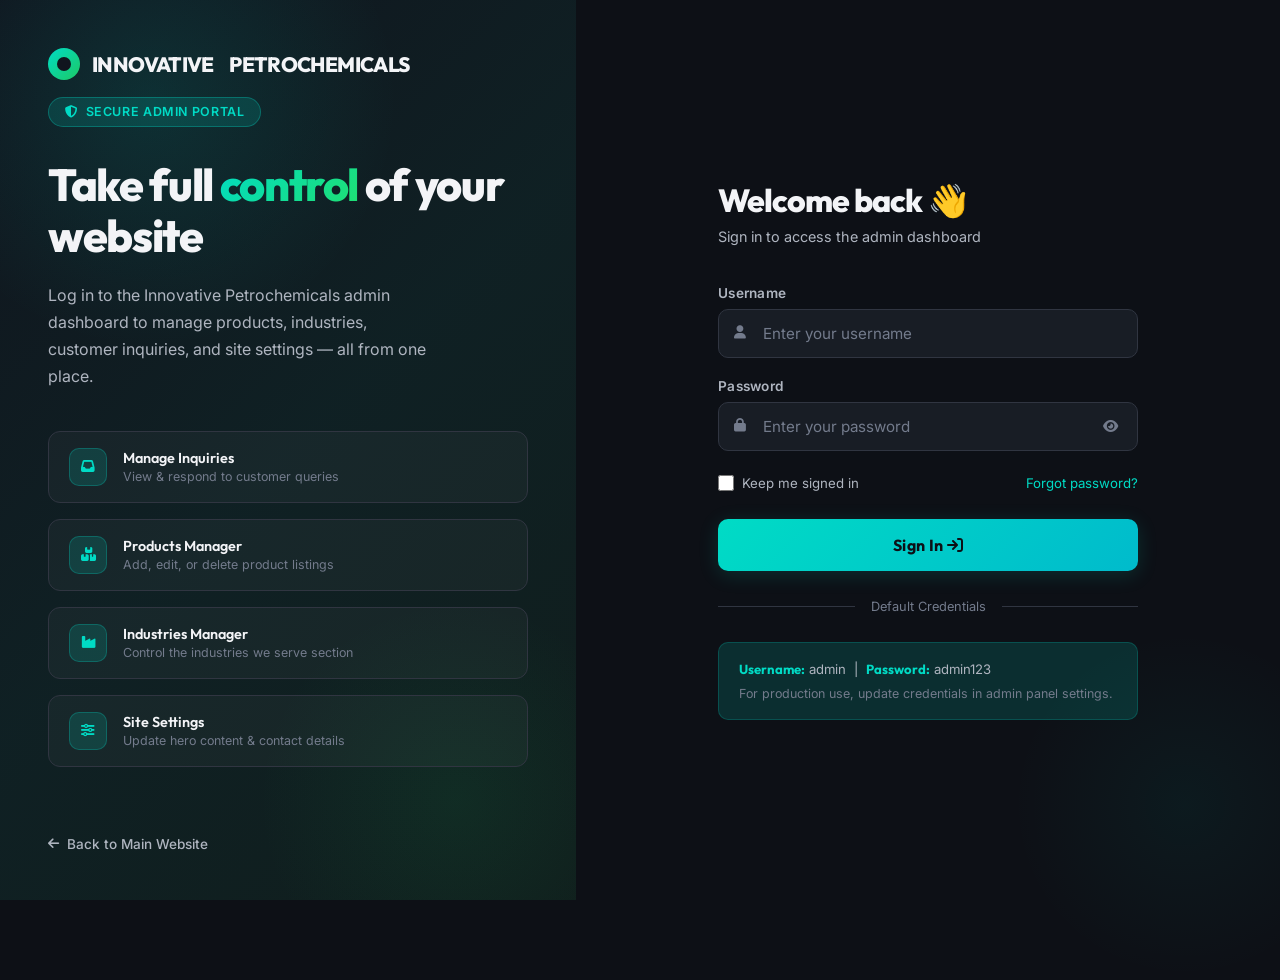
<file: admin-login.html>
<!DOCTYPE html>
<html lang="en">

<head>
    <meta charset="UTF-8">
    <meta name="viewport" content="width=device-width, initial-scale=1.0">
    <title>Admin Login — Innovative Petrochemicals</title>
    <meta name="robots" content="noindex, nofollow">
    <link rel="stylesheet" href="https://cdnjs.cloudflare.com/ajax/libs/font-awesome/6.4.0/css/all.min.css">
    <style>
        @import url('https://fonts.googleapis.com/css2?family=Inter:wght@300;400;500;600;700&family=Outfit:wght@300;400;500;600;700;800&display=swap');

        :root {
            --bg-primary: hsl(220, 25%, 7%);
            --bg-secondary: hsl(220, 20%, 12%);
            --bg-card: hsl(220, 18%, 15%);
            --accent-teal: hsl(174, 100%, 43%);
            --accent-teal-glow: hsla(174, 100%, 43%, 0.15);
            --accent-green: hsl(145, 75%, 45%);
            --text-primary: hsl(220, 20%, 96%);
            --text-secondary: hsl(220, 12%, 72%);
            --text-muted: hsl(220, 10%, 50%);
            --border-color: hsl(220, 15%, 22%);
            --border-hover: hsl(220, 15%, 32%);
            --font-heading: 'Outfit', sans-serif;
            --font-body: 'Inter', sans-serif;
            --transition-fast: 0.2s cubic-bezier(0.4, 0, 0.2, 1);
            --transition-smooth: 0.4s cubic-bezier(0.4, 0, 0.2, 1);
        }

        * { margin: 0; padding: 0; box-sizing: border-box; }

        body {
            background-color: var(--bg-primary);
            color: var(--text-primary);
            font-family: var(--font-body);
            min-height: 100vh;
            display: flex;
            overflow: hidden;
        }

        /* Custom Scrollbar */
        ::-webkit-scrollbar { width: 8px; }
        ::-webkit-scrollbar-track { background: var(--bg-primary); }
        ::-webkit-scrollbar-thumb { background: var(--border-color); border-radius: 4px; }
        ::-webkit-scrollbar-thumb:hover { background: var(--accent-teal); }

        /* ========== LEFT PANEL ========== */
        .left-panel {
            width: 45%;
            background: linear-gradient(135deg, hsl(220, 30%, 9%) 0%, hsl(190, 40%, 10%) 50%, hsl(174, 30%, 9%) 100%);
            display: flex;
            flex-direction: column;
            padding: 3rem;
            position: relative;
            overflow: hidden;
        }

        .left-panel::before {
            content: '';
            position: absolute;
            top: -150px;
            left: -100px;
            width: 500px;
            height: 500px;
            background: radial-gradient(circle, hsla(174, 100%, 43%, 0.12) 0%, transparent 70%);
            pointer-events: none;
        }

        .left-panel::after {
            content: '';
            position: absolute;
            bottom: -100px;
            right: -80px;
            width: 400px;
            height: 400px;
            background: radial-gradient(circle, hsla(145, 75%, 45%, 0.08) 0%, transparent 70%);
            pointer-events: none;
        }

        .login-logo {
            display: flex;
            align-items: center;
            gap: 0.75rem;
            text-decoration: none;
            color: var(--text-primary);
            font-family: var(--font-heading);
            font-weight: 800;
            font-size: 1.3rem;
            letter-spacing: -0.03em;
            margin-bottom: auto;
            position: relative;
            z-index: 1;
        }

        .logo-icon {
            width: 32px;
            height: 32px;
            background: linear-gradient(135deg, var(--accent-teal), var(--accent-green));
            border-radius: 50%;
            display: flex;
            align-items: center;
            justify-content: center;
            position: relative;
            flex-shrink: 0;
        }

        .logo-icon::after {
            content: '';
            position: absolute;
            width: 14px;
            height: 14px;
            background: hsl(220, 30%, 9%);
            border-radius: 50%;
        }

        .logo span { color: var(--accent-teal); }

        .left-content {
            flex: 1;
            display: flex;
            flex-direction: column;
            justify-content: center;
            position: relative;
            z-index: 1;
        }

        .left-badge {
            display: inline-flex;
            align-items: center;
            gap: 0.5rem;
            font-size: 0.78rem;
            font-weight: 600;
            color: var(--accent-teal);
            background: var(--accent-teal-glow);
            border: 1px solid hsla(174, 100%, 43%, 0.3);
            padding: 0.4rem 1rem;
            border-radius: 50px;
            margin-bottom: 2rem;
            width: fit-content;
            letter-spacing: 0.05em;
            text-transform: uppercase;
        }

        .left-content h1 {
            font-family: var(--font-heading);
            font-size: 2.8rem;
            font-weight: 800;
            line-height: 1.15;
            letter-spacing: -0.03em;
            margin-bottom: 1.25rem;
        }

        .left-content h1 .grad {
            background: linear-gradient(135deg, var(--accent-teal), hsl(145, 75%, 50%));
            -webkit-background-clip: text;
            -webkit-text-fill-color: transparent;
            background-clip: text;
        }

        .left-content > p {
            color: var(--text-secondary);
            font-size: 1rem;
            line-height: 1.7;
            margin-bottom: 2.5rem;
            max-width: 380px;
        }

        .feature-list {
            display: flex;
            flex-direction: column;
            gap: 1rem;
        }

        .feature-item {
            display: flex;
            align-items: center;
            gap: 1rem;
            padding: 1rem 1.25rem;
            background: rgba(255,255,255,0.03);
            border: 1px solid var(--border-color);
            border-radius: 12px;
            transition: var(--transition-fast);
        }

        .feature-item:hover {
            border-color: hsla(174, 100%, 43%, 0.3);
            background: rgba(255,255,255,0.05);
        }

        .feature-icon {
            width: 38px;
            height: 38px;
            border-radius: 10px;
            background: var(--accent-teal-glow);
            border: 1px solid hsla(174, 100%, 43%, 0.25);
            display: flex;
            align-items: center;
            justify-content: center;
            color: var(--accent-teal);
            font-size: 0.85rem;
            flex-shrink: 0;
        }

        .feature-text h4 {
            font-family: var(--font-heading);
            font-size: 0.9rem;
            font-weight: 600;
            color: var(--text-primary);
            margin-bottom: 0.15rem;
        }

        .feature-text p {
            font-size: 0.78rem;
            color: var(--text-muted);
        }

        .left-footer {
            margin-top: 3rem;
            position: relative;
            z-index: 1;
        }

        .left-footer a {
            display: inline-flex;
            align-items: center;
            gap: 0.5rem;
            color: var(--text-secondary);
            text-decoration: none;
            font-size: 0.85rem;
            font-weight: 500;
            transition: var(--transition-fast);
        }

        .left-footer a:hover { color: var(--accent-teal); }
        .left-footer a i { font-size: 0.8rem; transition: var(--transition-fast); }
        .left-footer a:hover i { transform: translateX(-3px); }

        /* ========== RIGHT PANEL ========== */
        .right-panel {
            flex: 1;
            display: flex;
            align-items: center;
            justify-content: center;
            padding: 3rem;
            background: var(--bg-primary);
            position: relative;
        }

        .right-panel::before {
            content: '';
            position: absolute;
            bottom: -80px;
            right: -80px;
            width: 350px;
            height: 350px;
            background: radial-gradient(circle, hsla(174, 100%, 43%, 0.05) 0%, transparent 70%);
            pointer-events: none;
        }

        .login-card {
            width: 100%;
            max-width: 420px;
            position: relative;
            z-index: 1;
        }

        .login-card-header {
            margin-bottom: 2.5rem;
        }

        .login-card-header h2 {
            font-family: var(--font-heading);
            font-size: 2rem;
            font-weight: 800;
            letter-spacing: -0.03em;
            margin-bottom: 0.5rem;
        }

        .login-card-header p {
            color: var(--text-secondary);
            font-size: 0.9rem;
        }

        .login-form {
            display: flex;
            flex-direction: column;
            gap: 1.25rem;
        }

        .form-group {
            display: flex;
            flex-direction: column;
            gap: 0.5rem;
        }

        .form-group label {
            font-size: 0.85rem;
            font-weight: 600;
            color: var(--text-secondary);
            letter-spacing: 0.02em;
        }

        .input-wrapper {
            position: relative;
        }

        .input-icon {
            position: absolute;
            left: 1rem;
            top: 50%;
            transform: translateY(-50%);
            color: var(--text-muted);
            font-size: 0.85rem;
            pointer-events: none;
            transition: var(--transition-fast);
        }

        .form-group input {
            width: 100%;
            padding: 0.875rem 1rem 0.875rem 2.75rem;
            background: var(--bg-secondary);
            border: 1.5px solid var(--border-color);
            border-radius: 10px;
            color: var(--text-primary);
            font-family: var(--font-body);
            font-size: 0.95rem;
            transition: var(--transition-fast);
            outline: none;
        }

        .form-group input:focus {
            border-color: var(--accent-teal);
            background: hsl(220, 20%, 14%);
            box-shadow: 0 0 0 3px var(--accent-teal-glow);
        }

        .form-group input:focus + .input-icon,
        .input-wrapper:focus-within .input-icon {
            color: var(--accent-teal);
        }

        .form-group input::placeholder { color: var(--text-muted); }

        .password-toggle {
            position: absolute;
            right: 1rem;
            top: 50%;
            transform: translateY(-50%);
            background: none;
            border: none;
            color: var(--text-muted);
            cursor: pointer;
            padding: 0.25rem;
            font-size: 0.85rem;
            transition: var(--transition-fast);
        }

        .password-toggle:hover { color: var(--accent-teal); }

        .form-options {
            display: flex;
            align-items: center;
            justify-content: space-between;
            margin-top: 0.25rem;
        }

        .remember-me {
            display: flex;
            align-items: center;
            gap: 0.5rem;
            cursor: pointer;
            user-select: none;
        }

        .remember-me input[type="checkbox"] {
            width: 16px;
            height: 16px;
            accent-color: var(--accent-teal);
            cursor: pointer;
        }

        .remember-me span {
            font-size: 0.83rem;
            color: var(--text-secondary);
        }

        .forgot-link {
            font-size: 0.83rem;
            color: var(--accent-teal);
            text-decoration: none;
            transition: var(--transition-fast);
        }

        .forgot-link:hover { opacity: 0.75; text-decoration: underline; }

        /* Error Message */
        .error-msg {
            display: none;
            align-items: center;
            gap: 0.5rem;
            padding: 0.75rem 1rem;
            background: hsla(0, 80%, 55%, 0.1);
            border: 1px solid hsla(0, 80%, 55%, 0.3);
            border-radius: 8px;
            color: hsl(0, 80%, 70%);
            font-size: 0.85rem;
            animation: shake 0.4s ease;
        }

        .error-msg.visible { display: flex; }

        @keyframes shake {
            0%, 100% { transform: translateX(0); }
            20% { transform: translateX(-6px); }
            40% { transform: translateX(6px); }
            60% { transform: translateX(-4px); }
            80% { transform: translateX(4px); }
        }

        /* Login Submit Button */
        .btn-login-submit {
            width: 100%;
            padding: 1rem;
            background: linear-gradient(135deg, var(--accent-teal), hsl(185, 100%, 40%));
            color: var(--bg-primary);
            border: none;
            border-radius: 10px;
            font-family: var(--font-heading);
            font-weight: 700;
            font-size: 1rem;
            cursor: pointer;
            display: flex;
            align-items: center;
            justify-content: center;
            gap: 0.65rem;
            transition: var(--transition-smooth);
            letter-spacing: 0.02em;
            box-shadow: 0 4px 20px var(--accent-teal-glow);
            margin-top: 0.5rem;
        }

        .btn-login-submit:hover {
            transform: translateY(-2px);
            box-shadow: 0 8px 30px hsla(174, 100%, 43%, 0.35);
        }

        .btn-login-submit:active { transform: translateY(0); }

        .btn-login-submit.loading {
            opacity: 0.7;
            pointer-events: none;
        }

        .btn-login-submit .spinner {
            width: 18px;
            height: 18px;
            border: 2px solid rgba(0,0,0,0.3);
            border-top-color: var(--bg-primary);
            border-radius: 50%;
            animation: spin 0.7s linear infinite;
            display: none;
        }

        .btn-login-submit.loading .spinner { display: block; }
        .btn-login-submit.loading .btn-text { display: none; }

        @keyframes spin { to { transform: rotate(360deg); } }

        .divider {
            display: flex;
            align-items: center;
            gap: 1rem;
            color: var(--text-muted);
            font-size: 0.8rem;
            margin: 0.5rem 0;
        }

        .divider::before, .divider::after {
            content: '';
            flex: 1;
            height: 1px;
            background: var(--border-color);
        }

        .credentials-hint {
            padding: 1rem 1.25rem;
            background: var(--accent-teal-glow);
            border: 1px solid hsla(174, 100%, 43%, 0.2);
            border-radius: 10px;
            font-size: 0.82rem;
            color: var(--text-secondary);
            line-height: 1.6;
        }

        .credentials-hint strong { color: var(--accent-teal); font-family: var(--font-heading); }

        /* Fade-in animation */
        .login-card { animation: fadeInUp 0.6s ease both; }

        @keyframes fadeInUp {
            from { opacity: 0; transform: translateY(24px); }
            to { opacity: 1; transform: translateY(0); }
        }

        /* ========== RESPONSIVE ========== */
        @media (max-width: 900px) {
            body { flex-direction: column; overflow: auto; }

            .left-panel {
                width: 100%;
                padding: 2rem;
                min-height: auto;
            }

            .left-content { margin: 2rem 0; }
            .left-content h1 { font-size: 2rem; }
            .feature-list { display: none; }

            .right-panel {
                padding: 2rem;
                align-items: flex-start;
            }

            .login-card { max-width: 100%; }
        }
    </style>
</head>

<body>

    <!-- Left Branding Panel -->
    <div class="left-panel">
        <a href="index.html" class="login-logo">
            <div class="logo-icon"></div>
            INNOVATIVE<span>&nbsp;PETROCHEMICALS</span>
        </a>

        <div class="left-content">
            <div class="left-badge">
                <i class="fa-solid fa-shield-halved"></i>
                Secure Admin Portal
            </div>
            <h1>Take full <span class="grad">control</span> of your website</h1>
            <p>Log in to the Innovative Petrochemicals admin dashboard to manage products, industries, customer inquiries, and site settings — all from one place.</p>

            <div class="feature-list">
                <div class="feature-item">
                    <div class="feature-icon"><i class="fa-solid fa-inbox"></i></div>
                    <div class="feature-text">
                        <h4>Manage Inquiries</h4>
                        <p>View & respond to customer queries</p>
                    </div>
                </div>
                <div class="feature-item">
                    <div class="feature-icon"><i class="fa-solid fa-boxes-stacked"></i></div>
                    <div class="feature-text">
                        <h4>Products Manager</h4>
                        <p>Add, edit, or delete product listings</p>
                    </div>
                </div>
                <div class="feature-item">
                    <div class="feature-icon"><i class="fa-solid fa-industry"></i></div>
                    <div class="feature-text">
                        <h4>Industries Manager</h4>
                        <p>Control the industries we serve section</p>
                    </div>
                </div>
                <div class="feature-item">
                    <div class="feature-icon"><i class="fa-solid fa-sliders"></i></div>
                    <div class="feature-text">
                        <h4>Site Settings</h4>
                        <p>Update hero content & contact details</p>
                    </div>
                </div>
            </div>
        </div>

        <div class="left-footer">
            <a href="index.html">
                <i class="fa-solid fa-arrow-left"></i>
                Back to Main Website
            </a>
        </div>
    </div>

    <!-- Right Login Panel -->
    <div class="right-panel">
        <div class="login-card">
            <div class="login-card-header">
                <h2>Welcome back 👋</h2>
                <p>Sign in to access the admin dashboard</p>
            </div>

            <form class="login-form" id="login-form" autocomplete="off">

                <div class="error-msg" id="error-msg">
                    <i class="fa-solid fa-circle-exclamation"></i>
                    <span id="error-text">Invalid username or password.</span>
                </div>

                <div class="form-group">
                    <label for="username">Username</label>
                    <div class="input-wrapper">
                        <input type="text" id="username" placeholder="Enter your username" required autocomplete="username">
                        <i class="fa-solid fa-user input-icon"></i>
                    </div>
                </div>

                <div class="form-group">
                    <label for="password">Password</label>
                    <div class="input-wrapper">
                        <input type="password" id="password" placeholder="Enter your password" required autocomplete="current-password">
                        <i class="fa-solid fa-lock input-icon"></i>
                        <button type="button" class="password-toggle" id="toggle-password" aria-label="Toggle password visibility">
                            <i class="fa-solid fa-eye" id="eye-icon"></i>
                        </button>
                    </div>
                </div>

                <div class="form-options">
                    <label class="remember-me">
                        <input type="checkbox" id="remember-me">
                        <span>Keep me signed in</span>
                    </label>
                    <a href="#" class="forgot-link">Forgot password?</a>
                </div>

                <button type="submit" class="btn-login-submit" id="login-btn">
                    <span class="btn-text">Sign In <i class="fa-solid fa-arrow-right-to-bracket"></i></span>
                    <div class="spinner"></div>
                </button>

                <div class="divider">Default Credentials</div>

                <div class="credentials-hint">
                    <strong>Username:</strong> admin &nbsp;|&nbsp; <strong>Password:</strong> admin123<br>
                    <span style="font-size:0.78rem;color:var(--text-muted);margin-top:0.25rem;display:block;">For production use, update credentials in admin panel settings.</span>
                </div>

            </form>
        </div>
    </div>

    <script>
        // ======= Admin Login Logic =======
        const CREDENTIALS = { username: 'admin', password: 'admin123' };
        const SESSION_KEY = 'innovative_admin_session';

        const loginForm = document.getElementById('login-form');
        const usernameInput = document.getElementById('username');
        const passwordInput = document.getElementById('password');
        const errorMsg = document.getElementById('error-msg');
        const errorText = document.getElementById('error-text');
        const loginBtn = document.getElementById('login-btn');
        const togglePassword = document.getElementById('toggle-password');
        const eyeIcon = document.getElementById('eye-icon');

        // Redirect if already logged in
        if (sessionStorage.getItem(SESSION_KEY) || localStorage.getItem(SESSION_KEY)) {
            window.location.href = 'admin.html';
        }

        // Password visibility toggle
        togglePassword.addEventListener('click', () => {
            const isPassword = passwordInput.type === 'password';
            passwordInput.type = isPassword ? 'text' : 'password';
            eyeIcon.className = isPassword ? 'fa-solid fa-eye-slash' : 'fa-solid fa-eye';
        });

        // Form submit
        loginForm.addEventListener('submit', (e) => {
            e.preventDefault();
            errorMsg.classList.remove('visible');

            const username = usernameInput.value.trim();
            const password = passwordInput.value;

            // Loading state
            loginBtn.classList.add('loading');

            setTimeout(() => {
                loginBtn.classList.remove('loading');

                if (username === CREDENTIALS.username && password === CREDENTIALS.password) {
                    // Save session
                    const remember = document.getElementById('remember-me').checked;
                    const storage = remember ? localStorage : sessionStorage;
                    storage.setItem(SESSION_KEY, JSON.stringify({ username, loginTime: Date.now() }));
                    // Redirect to admin panel
                    window.location.href = 'admin.html';
                } else {
                    errorText.textContent = 'Invalid username or password. Please try again.';
                    errorMsg.classList.add('visible');
                    passwordInput.value = '';
                    passwordInput.focus();
                    // Shake animation re-trigger
                    errorMsg.style.animation = 'none';
                    void errorMsg.offsetWidth;
                    errorMsg.style.animation = '';
                }
            }, 900);
        });

        // Hide error on input
        [usernameInput, passwordInput].forEach(el => {
            el.addEventListener('input', () => errorMsg.classList.remove('visible'));
        });
    </script>

</body>
</html>
</file>
<file: admin.css>
@import url('https://fonts.googleapis.com/css2?family=Inter:wght@300;400;500;600;700&family=Outfit:wght@300;400;500;600;700;800&display=swap');

/* ===== DESIGN SYSTEM (same as main site) ===== */
:root {
    --bg-primary: hsl(220, 25%, 7%);
    --bg-secondary: hsl(220, 20%, 12%);
    --bg-card: hsl(220, 18%, 15%);
    --bg-card-hover: hsl(220, 18%, 18%);

    --accent-teal: hsl(174, 100%, 43%);
    --accent-teal-glow: hsla(174, 100%, 43%, 0.15);
    --accent-green: hsl(145, 75%, 45%);
    --accent-green-glow: hsla(145, 75%, 45%, 0.15);
    --accent-purple: hsl(265, 80%, 65%);
    --accent-purple-glow: hsla(265, 80%, 65%, 0.15);
    --accent-orange: hsl(35, 95%, 58%);
    --accent-orange-glow: hsla(35, 95%, 58%, 0.15);

    --text-primary: hsl(220, 20%, 96%);
    --text-secondary: hsl(220, 12%, 72%);
    --text-muted: hsl(220, 10%, 50%);

    --border-color: hsl(220, 15%, 22%);
    --border-hover: hsl(220, 15%, 32%);

    --sidebar-width: 260px;
    --topbar-height: 68px;

    --font-heading: 'Outfit', sans-serif;
    --font-body: 'Inter', sans-serif;

    --transition-fast: 0.2s cubic-bezier(0.4, 0, 0.2, 1);
    --transition-smooth: 0.4s cubic-bezier(0.4, 0, 0.2, 1);

    --radius-sm: 8px;
    --radius-md: 12px;
    --radius-lg: 16px;
}

/* ===== RESET ===== */
*, *::before, *::after { margin: 0; padding: 0; box-sizing: border-box; }

html { scroll-behavior: smooth; }

body {
    background: var(--bg-primary);
    color: var(--text-primary);
    font-family: var(--font-body);
    line-height: 1.6;
    min-height: 100vh;
    display: flex;
    overflow-x: hidden;
}

::-webkit-scrollbar { width: 6px; height: 6px; }
::-webkit-scrollbar-track { background: transparent; }
::-webkit-scrollbar-thumb { background: var(--border-color); border-radius: 3px; }
::-webkit-scrollbar-thumb:hover { background: var(--accent-teal); }

h1, h2, h3, h4, h5 {
    font-family: var(--font-heading);
    font-weight: 700;
    letter-spacing: -0.02em;
    line-height: 1.2;
}

.hidden { display: none !important; }

/* ===== SIDEBAR ===== */
.sidebar {
    width: var(--sidebar-width);
    min-height: 100vh;
    background: var(--bg-secondary);
    border-right: 1px solid var(--border-color);
    display: flex;
    flex-direction: column;
    position: fixed;
    top: 0;
    left: 0;
    bottom: 0;
    z-index: 200;
    transition: transform var(--transition-smooth);
    overflow-y: auto;
}

.sidebar.collapsed {
    transform: translateX(-100%);
}

.sidebar-header {
    padding: 1.5rem 1.25rem 1rem;
    border-bottom: 1px solid var(--border-color);
}

.sidebar-logo {
    display: flex;
    align-items: center;
    gap: 0.75rem;
    text-decoration: none;
    color: var(--text-primary);
}

.logo-icon {
    width: 30px;
    height: 30px;
    background: linear-gradient(135deg, var(--accent-teal), var(--accent-green));
    border-radius: 50%;
    display: flex;
    align-items: center;
    justify-content: center;
    position: relative;
    flex-shrink: 0;
}

.logo-icon::after {
    content: '';
    position: absolute;
    width: 13px;
    height: 13px;
    background: var(--bg-secondary);
    border-radius: 50%;
}

.sidebar-logo-text { display: flex; flex-direction: column; }
.sidebar-brand { font-family: var(--font-heading); font-weight: 800; font-size: 0.85rem; letter-spacing: 0.05em; color: var(--text-primary); }
.sidebar-brand-sub { font-family: var(--font-heading); font-weight: 600; font-size: 0.7rem; letter-spacing: 0.05em; color: var(--accent-teal); }

/* Admin Badge */
.sidebar-admin-badge {
    display: flex;
    align-items: center;
    gap: 0.75rem;
    padding: 1.25rem;
    margin: 1rem;
    background: var(--accent-teal-glow);
    border: 1px solid hsla(174, 100%, 43%, 0.2);
    border-radius: var(--radius-md);
}

.admin-avatar {
    width: 38px;
    height: 38px;
    background: linear-gradient(135deg, var(--accent-teal), var(--accent-green));
    border-radius: 50%;
    display: flex;
    align-items: center;
    justify-content: center;
    color: var(--bg-primary);
    font-size: 0.9rem;
    flex-shrink: 0;
}

.admin-info { display: flex; flex-direction: column; overflow: hidden; }
.admin-name { font-family: var(--font-heading); font-size: 0.88rem; font-weight: 700; color: var(--text-primary); }
.admin-role { font-size: 0.72rem; color: var(--accent-teal); font-weight: 500; }

/* Sidebar Nav */
.sidebar-nav { padding: 0.5rem 0.75rem 2rem; }

.nav-section-label {
    font-size: 0.68rem;
    font-weight: 700;
    letter-spacing: 0.1em;
    text-transform: uppercase;
    color: var(--text-muted);
    padding: 0.75rem 0.5rem 0.4rem;
}

.sidebar-nav-list { list-style: none; display: flex; flex-direction: column; gap: 2px; }

.nav-item {
    display: flex;
    align-items: center;
    gap: 0.75rem;
    padding: 0.75rem 0.875rem;
    border-radius: var(--radius-sm);
    text-decoration: none;
    color: var(--text-secondary);
    font-size: 0.875rem;
    font-weight: 500;
    transition: var(--transition-fast);
    cursor: pointer;
    position: relative;
}

.nav-item i:first-child { width: 18px; text-align: center; font-size: 0.85rem; }

.nav-item:hover {
    background: hsla(174, 100%, 43%, 0.08);
    color: var(--text-primary);
}

.nav-item.active {
    background: var(--accent-teal-glow);
    color: var(--accent-teal);
    border: 1px solid hsla(174, 100%, 43%, 0.2);
}

.nav-item.active i:first-child { color: var(--accent-teal); }

.nav-badge {
    margin-left: auto;
    background: var(--accent-teal);
    color: var(--bg-primary);
    font-size: 0.7rem;
    font-weight: 700;
    padding: 0.15rem 0.5rem;
    border-radius: 50px;
    min-width: 20px;
    text-align: center;
}

.nav-logout { color: hsl(0, 70%, 65%); }
.nav-logout:hover { background: hsla(0, 70%, 65%, 0.1); color: hsl(0, 70%, 70%); }

/* ===== MAIN WRAPPER ===== */
.main-wrapper {
    flex: 1;
    margin-left: var(--sidebar-width);
    display: flex;
    flex-direction: column;
    min-height: 100vh;
    transition: margin-left var(--transition-smooth);
}

.main-wrapper.expanded { margin-left: 0; }

/* ===== TOPBAR ===== */
.topbar {
    height: var(--topbar-height);
    background: var(--bg-secondary);
    border-bottom: 1px solid var(--border-color);
    display: flex;
    align-items: center;
    justify-content: space-between;
    padding: 0 2rem;
    position: sticky;
    top: 0;
    z-index: 100;
    backdrop-filter: blur(8px);
}

.topbar-left { display: flex; align-items: center; gap: 1rem; }

.sidebar-toggle {
    width: 38px;
    height: 38px;
    background: var(--bg-card);
    border: 1px solid var(--border-color);
    border-radius: var(--radius-sm);
    display: flex;
    align-items: center;
    justify-content: center;
    cursor: pointer;
    color: var(--text-secondary);
    transition: var(--transition-fast);
}

.sidebar-toggle:hover { color: var(--accent-teal); border-color: var(--accent-teal); }

.topbar-breadcrumb {
    font-family: var(--font-heading);
    font-weight: 700;
    font-size: 1.1rem;
    color: var(--text-primary);
}

.topbar-right { display: flex; align-items: center; gap: 1.25rem; }

.topbar-time {
    font-size: 0.8rem;
    color: var(--text-muted);
    font-variant-numeric: tabular-nums;
}

.topbar-admin {
    display: flex;
    align-items: center;
    gap: 0.5rem;
    background: var(--accent-teal-glow);
    border: 1px solid hsla(174, 100%, 43%, 0.2);
    color: var(--accent-teal);
    padding: 0.4rem 0.875rem;
    border-radius: 50px;
    font-size: 0.82rem;
    font-weight: 600;
}

/* ===== CONTENT AREA ===== */
.content-area {
    padding: 2rem;
    flex: 1;
}

.content-header { margin-bottom: 2rem; }

.content-title {
    font-size: 1.8rem;
    font-weight: 800;
    letter-spacing: -0.03em;
    margin-bottom: 0.35rem;
}

.content-subtitle {
    color: var(--text-secondary);
    font-size: 0.9rem;
}

/* ===== STAT CARDS ===== */
.stats-grid {
    display: grid;
    grid-template-columns: repeat(4, 1fr);
    gap: 1.25rem;
    margin-bottom: 2rem;
}

.stat-card {
    background: var(--bg-card);
    border: 1px solid var(--border-color);
    border-radius: var(--radius-lg);
    padding: 1.5rem;
    display: flex;
    align-items: center;
    gap: 1.25rem;
    transition: var(--transition-fast);
}

.stat-card:hover {
    border-color: var(--border-hover);
    transform: translateY(-2px);
    box-shadow: 0 8px 25px rgba(0,0,0,0.2);
}

.stat-icon {
    width: 52px;
    height: 52px;
    border-radius: var(--radius-md);
    display: flex;
    align-items: center;
    justify-content: center;
    font-size: 1.2rem;
    flex-shrink: 0;
}

.stat-icon.teal { background: var(--accent-teal-glow); color: var(--accent-teal); border: 1px solid hsla(174, 100%, 43%, 0.2); }
.stat-icon.green { background: var(--accent-green-glow); color: var(--accent-green); border: 1px solid hsla(145, 75%, 45%, 0.2); }
.stat-icon.purple { background: var(--accent-purple-glow); color: var(--accent-purple); border: 1px solid hsla(265, 80%, 65%, 0.2); }
.stat-icon.orange { background: var(--accent-orange-glow); color: var(--accent-orange); border: 1px solid hsla(35, 95%, 58%, 0.2); }

.stat-info { display: flex; flex-direction: column; gap: 0.15rem; }
.stat-label { font-size: 0.78rem; color: var(--text-muted); font-weight: 500; text-transform: uppercase; letter-spacing: 0.05em; }
.stat-value { font-family: var(--font-heading); font-size: 1.75rem; font-weight: 800; color: var(--text-primary); }

/* ===== DASHBOARD CARDS ===== */
.dashboard-grid {
    display: grid;
    grid-template-columns: 1fr 1fr;
    gap: 1.5rem;
}

.dash-card {
    background: var(--bg-card);
    border: 1px solid var(--border-color);
    border-radius: var(--radius-lg);
    overflow: hidden;
}

.dash-card-header {
    display: flex;
    align-items: center;
    justify-content: space-between;
    padding: 1.25rem 1.5rem;
    border-bottom: 1px solid var(--border-color);
}

.dash-card-header h3 {
    font-size: 0.95rem;
    font-weight: 700;
    display: flex;
    align-items: center;
    gap: 0.6rem;
    color: var(--text-secondary);
}

.dash-card-header h3 i { color: var(--accent-teal); }

.dash-card-link {
    background: none;
    border: none;
    cursor: pointer;
    color: var(--accent-teal);
    font-size: 0.8rem;
    font-weight: 600;
    transition: var(--transition-fast);
}

.dash-card-link:hover { opacity: 0.75; }

.dash-inquiry-list { padding: 0.5rem; }

.dash-inquiry-item {
    display: flex;
    align-items: center;
    justify-content: space-between;
    padding: 0.75rem 1rem;
    border-radius: var(--radius-sm);
    border: 1px solid transparent;
    transition: var(--transition-fast);
    cursor: pointer;
}

.dash-inquiry-item:hover {
    background: var(--bg-card-hover);
    border-color: var(--border-color);
}

.dash-inquiry-name {
    font-weight: 600;
    font-size: 0.85rem;
    color: var(--text-primary);
}

.dash-inquiry-company {
    font-size: 0.75rem;
    color: var(--text-muted);
}

/* Quick Actions */
.quick-actions-grid {
    display: grid;
    grid-template-columns: 1fr 1fr;
    gap: 0.75rem;
    padding: 1.25rem;
}

.quick-action-btn {
    background: var(--bg-primary);
    border: 1px solid var(--border-color);
    border-radius: var(--radius-md);
    padding: 1.25rem;
    cursor: pointer;
    display: flex;
    flex-direction: column;
    align-items: center;
    gap: 0.65rem;
    color: var(--text-secondary);
    font-family: var(--font-heading);
    font-size: 0.82rem;
    font-weight: 600;
    transition: var(--transition-fast);
}

.quick-action-btn i { font-size: 1.3rem; color: var(--accent-teal); }

.quick-action-btn:hover {
    border-color: var(--accent-teal);
    color: var(--text-primary);
    background: var(--accent-teal-glow);
    transform: translateY(-2px);
}

/* ===== TABLE CARD ===== */
.table-card {
    background: var(--bg-card);
    border: 1px solid var(--border-color);
    border-radius: var(--radius-lg);
    overflow: hidden;
}

.table-toolbar {
    display: flex;
    align-items: center;
    gap: 1rem;
    padding: 1.25rem 1.5rem;
    border-bottom: 1px solid var(--border-color);
    flex-wrap: wrap;
}

.table-search {
    display: flex;
    align-items: center;
    gap: 0.65rem;
    background: var(--bg-primary);
    border: 1px solid var(--border-color);
    border-radius: var(--radius-sm);
    padding: 0.55rem 1rem;
    flex: 1;
    min-width: 200px;
    transition: var(--transition-fast);
}

.table-search:focus-within {
    border-color: var(--accent-teal);
    box-shadow: 0 0 0 3px var(--accent-teal-glow);
}

.table-search i { color: var(--text-muted); font-size: 0.8rem; }

.table-search-input {
    background: none;
    border: none;
    outline: none;
    color: var(--text-primary);
    font-family: var(--font-body);
    font-size: 0.875rem;
    flex: 1;
}

.table-search-input::placeholder { color: var(--text-muted); }

.table-filters { display: flex; gap: 0.5rem; flex-wrap: wrap; }

.filter-chip {
    background: none;
    border: 1px solid var(--border-color);
    border-radius: 50px;
    padding: 0.35rem 0.875rem;
    font-size: 0.78rem;
    font-weight: 600;
    color: var(--text-secondary);
    cursor: pointer;
    transition: var(--transition-fast);
}

.filter-chip:hover { border-color: var(--border-hover); color: var(--text-primary); }

.filter-chip.active {
    background: var(--accent-teal-glow);
    border-color: var(--accent-teal);
    color: var(--accent-teal);
}

.table-container { overflow-x: auto; }

.data-table {
    width: 100%;
    border-collapse: collapse;
    font-size: 0.875rem;
}

.data-table th {
    background: var(--bg-primary);
    padding: 0.875rem 1.25rem;
    text-align: left;
    font-family: var(--font-heading);
    font-size: 0.75rem;
    font-weight: 700;
    text-transform: uppercase;
    letter-spacing: 0.06em;
    color: var(--text-muted);
    border-bottom: 1px solid var(--border-color);
    white-space: nowrap;
}

.data-table td {
    padding: 1rem 1.25rem;
    border-bottom: 1px solid var(--border-color);
    color: var(--text-secondary);
    vertical-align: middle;
}

.data-table tr:last-child td { border-bottom: none; }

.data-table tbody tr {
    transition: var(--transition-fast);
    cursor: pointer;
}

.data-table tbody tr:hover { background: var(--bg-card-hover); }

/* Status Badges */
.status-badge {
    display: inline-flex;
    align-items: center;
    gap: 0.35rem;
    padding: 0.25rem 0.7rem;
    border-radius: 50px;
    font-size: 0.72rem;
    font-weight: 700;
    text-transform: uppercase;
    letter-spacing: 0.05em;
}

.status-badge.new {
    background: var(--accent-teal-glow);
    color: var(--accent-teal);
    border: 1px solid hsla(174, 100%, 43%, 0.3);
}

.status-badge.pending {
    background: var(--accent-orange-glow);
    color: var(--accent-orange);
    border: 1px solid hsla(35, 95%, 58%, 0.3);
}

.status-badge.resolved {
    background: var(--accent-green-glow);
    color: var(--accent-green);
    border: 1px solid hsla(145, 75%, 45%, 0.3);
}

/* Table Action Buttons */
.table-action-btns { display: flex; gap: 0.4rem; }

.tbl-btn {
    width: 30px;
    height: 30px;
    border: 1px solid var(--border-color);
    border-radius: 6px;
    background: none;
    cursor: pointer;
    display: flex;
    align-items: center;
    justify-content: center;
    font-size: 0.75rem;
    color: var(--text-muted);
    transition: var(--transition-fast);
}

.tbl-btn:hover { color: var(--accent-teal); border-color: var(--accent-teal); }
.tbl-btn.danger:hover { color: hsl(0, 70%, 65%); border-color: hsl(0, 70%, 65%); }

/* ===== SECTION CARDS (Products / Industries) ===== */
.tab-section-grid { display: flex; flex-direction: column; gap: 1.5rem; }

.section-card {
    background: var(--bg-card);
    border: 1px solid var(--border-color);
    border-radius: var(--radius-lg);
    overflow: hidden;
}

.section-card.full-width { width: 100%; }

.section-card-header {
    display: flex;
    align-items: center;
    justify-content: space-between;
    padding: 1.25rem 1.5rem;
    border-bottom: 1px solid var(--border-color);
}

.section-card-header h3 {
    font-size: 0.95rem;
    font-weight: 700;
    display: flex;
    align-items: center;
    gap: 0.6rem;
    color: var(--text-secondary);
}

.section-card-header h3 i { color: var(--accent-teal); }

/* ===== INLINE FORM ===== */
.inline-form {
    border-bottom: 1px solid var(--border-color);
    animation: slideDown 0.3s ease both;
}

@keyframes slideDown {
    from { opacity: 0; transform: translateY(-10px); }
    to { opacity: 1; transform: translateY(0); }
}

.inline-form-header {
    display: flex;
    align-items: center;
    justify-content: space-between;
    padding: 1rem 1.5rem;
    background: var(--bg-primary);
    border-bottom: 1px solid var(--border-color);
}

.inline-form-header h4 {
    font-size: 0.9rem;
    color: var(--accent-teal);
    font-weight: 700;
    display: flex;
    align-items: center;
    gap: 0.5rem;
}

.btn-icon-close {
    width: 30px;
    height: 30px;
    background: none;
    border: 1px solid var(--border-color);
    border-radius: 6px;
    cursor: pointer;
    color: var(--text-muted);
    display: flex;
    align-items: center;
    justify-content: center;
    transition: var(--transition-fast);
}

.btn-icon-close:hover { color: hsl(0, 70%, 65%); border-color: hsl(0, 70%, 65%); }

.inline-form-body { padding: 1.5rem; display: flex; flex-direction: column; gap: 1rem; }

/* ===== FORMS ===== */
.form-group {
    display: flex;
    flex-direction: column;
    gap: 0.4rem;
}

.form-group label {
    font-size: 0.78rem;
    font-weight: 600;
    color: var(--text-secondary);
    text-transform: uppercase;
    letter-spacing: 0.05em;
}

.form-group input,
.form-group select,
.form-group textarea {
    background: var(--bg-primary);
    border: 1.5px solid var(--border-color);
    border-radius: var(--radius-sm);
    color: var(--text-primary);
    font-family: var(--font-body);
    font-size: 0.9rem;
    padding: 0.7rem 0.9rem;
    outline: none;
    transition: var(--transition-fast);
    width: 100%;
}

.form-group input:focus,
.form-group select:focus,
.form-group textarea:focus {
    border-color: var(--accent-teal);
    box-shadow: 0 0 0 3px var(--accent-teal-glow);
    background: hsl(220, 20%, 10%);
}

.form-group input::placeholder,
.form-group textarea::placeholder { color: var(--text-muted); }

.form-group select {
    cursor: pointer;
    appearance: none;
    background-image: url("data:image/svg+xml,%3Csvg xmlns='http://www.w3.org/2000/svg' width='12' height='12' viewBox='0 0 24 24' fill='none' stroke='%237e8a9a' stroke-width='2'%3E%3Cpolyline points='6 9 12 15 18 9'%3E%3C/polyline%3E%3C/svg%3E");
    background-repeat: no-repeat;
    background-position: right 0.9rem center;
    padding-right: 2.5rem;
}

.form-group select option { background: var(--bg-card); }

.form-group textarea { resize: vertical; min-height: 80px; }

.form-row-2 { display: grid; grid-template-columns: 1fr 1fr; gap: 1rem; }
.form-row-3 { display: grid; grid-template-columns: 1fr 1fr 1fr; gap: 1rem; }

.form-actions {
    display: flex;
    align-items: center;
    justify-content: flex-end;
    gap: 0.75rem;
    padding-top: 0.5rem;
    border-top: 1px solid var(--border-color);
}

/* ===== IMAGE UPLOAD ZONE ===== */
.image-upload-zone {
    border: 2px dashed var(--border-color);
    border-radius: var(--radius-md);
    padding: 2rem;
    text-align: center;
    cursor: pointer;
    transition: var(--transition-fast);
    position: relative;
    min-height: 130px;
    display: flex;
    align-items: center;
    justify-content: center;
}

.image-upload-zone:hover {
    border-color: var(--accent-teal);
    background: var(--accent-teal-glow);
}

.image-upload-prompt i { font-size: 2rem; color: var(--text-muted); margin-bottom: 0.5rem; display: block; }
.image-upload-prompt p { font-weight: 600; font-size: 0.88rem; color: var(--text-secondary); margin-bottom: 0.25rem; }
.image-upload-prompt span { font-size: 0.75rem; color: var(--text-muted); }

.image-preview {
    max-width: 100%;
    max-height: 180px;
    border-radius: var(--radius-sm);
    object-fit: cover;
}

/* ===== ADMIN PRODUCTS GRID ===== */
.admin-products-grid {
    display: grid;
    grid-template-columns: repeat(auto-fill, minmax(240px, 1fr));
    gap: 1.25rem;
    padding: 1.5rem;
}

.admin-product-card {
    background: var(--bg-primary);
    border: 1px solid var(--border-color);
    border-radius: var(--radius-md);
    overflow: hidden;
    transition: var(--transition-fast);
    position: relative;
}

.admin-product-card:hover {
    border-color: var(--border-hover);
    transform: translateY(-3px);
    box-shadow: 0 10px 30px rgba(0,0,0,0.25);
}

.admin-product-img {
    width: 100%;
    height: 140px;
    object-fit: cover;
    background: var(--bg-secondary);
    display: block;
}

.admin-product-img-placeholder {
    width: 100%;
    height: 140px;
    background: linear-gradient(135deg, var(--bg-secondary), var(--bg-card));
    display: flex;
    align-items: center;
    justify-content: center;
    color: var(--text-muted);
    font-size: 2.5rem;
}

.admin-product-info { padding: 1rem; }

.admin-product-badge {
    display: inline-block;
    font-size: 0.68rem;
    font-weight: 700;
    text-transform: uppercase;
    letter-spacing: 0.06em;
    color: var(--accent-teal);
    background: var(--accent-teal-glow);
    border: 1px solid hsla(174, 100%, 43%, 0.25);
    padding: 0.15rem 0.5rem;
    border-radius: 4px;
    margin-bottom: 0.5rem;
}

.admin-product-name {
    font-family: var(--font-heading);
    font-size: 0.95rem;
    font-weight: 700;
    color: var(--text-primary);
    margin-bottom: 0.35rem;
}

.admin-product-desc {
    font-size: 0.78rem;
    color: var(--text-muted);
    line-height: 1.5;
    display: -webkit-box;
    -webkit-line-clamp: 2;
    -webkit-box-orient: vertical;
    overflow: hidden;
    margin-bottom: 0.75rem;
}

.admin-product-actions {
    display: flex;
    gap: 0.5rem;
}

.admin-product-category-tag {
    position: absolute;
    top: 0.6rem;
    right: 0.6rem;
    background: rgba(0,0,0,0.65);
    color: var(--text-secondary);
    font-size: 0.65rem;
    font-weight: 600;
    padding: 0.2rem 0.5rem;
    border-radius: 4px;
    text-transform: uppercase;
    letter-spacing: 0.05em;
}

/* ===== INDUSTRIES ADMIN LIST ===== */
.industries-admin-list {
    display: flex;
    flex-direction: column;
    gap: 0;
    padding: 0.75rem;
}

.industry-admin-item {
    display: flex;
    align-items: center;
    gap: 1rem;
    padding: 1rem 1.25rem;
    background: var(--bg-primary);
    border: 1px solid var(--border-color);
    border-radius: var(--radius-md);
    margin-bottom: 0.5rem;
    transition: var(--transition-fast);
}

.industry-admin-item:hover {
    border-color: var(--border-hover);
    background: hsl(220, 20%, 9%);
}

.industry-admin-icon {
    width: 44px;
    height: 44px;
    border-radius: 10px;
    background: var(--accent-teal-glow);
    border: 1px solid hsla(174, 100%, 43%, 0.2);
    display: flex;
    align-items: center;
    justify-content: center;
    color: var(--accent-teal);
    font-size: 1rem;
    flex-shrink: 0;
}

.industry-admin-info { flex: 1; min-width: 0; }
.industry-admin-name { font-family: var(--font-heading); font-size: 0.95rem; font-weight: 700; color: var(--text-primary); margin-bottom: 0.2rem; }
.industry-admin-desc { font-size: 0.78rem; color: var(--text-muted); white-space: nowrap; overflow: hidden; text-overflow: ellipsis; }

.industry-admin-tags { display: flex; gap: 0.35rem; flex-wrap: wrap; }

.industry-tag {
    background: var(--bg-secondary);
    border: 1px solid var(--border-color);
    color: var(--text-muted);
    font-size: 0.65rem;
    font-weight: 600;
    padding: 0.15rem 0.5rem;
    border-radius: 4px;
    text-transform: uppercase;
    letter-spacing: 0.04em;
}

.industry-admin-actions { display: flex; gap: 0.4rem; flex-shrink: 0; }

/* ===== SETTINGS ===== */
.settings-grid {
    display: grid;
    grid-template-columns: 1fr 1fr;
    gap: 1.5rem;
}

.settings-form {
    padding: 1.5rem;
    display: flex;
    flex-direction: column;
    gap: 1rem;
}

/* ===== BUTTONS ===== */
.btn-admin-primary {
    display: inline-flex;
    align-items: center;
    gap: 0.5rem;
    background: linear-gradient(135deg, var(--accent-teal), hsl(185, 100%, 40%));
    color: var(--bg-primary);
    border: none;
    border-radius: var(--radius-sm);
    padding: 0.625rem 1.25rem;
    font-family: var(--font-heading);
    font-weight: 700;
    font-size: 0.875rem;
    cursor: pointer;
    transition: var(--transition-fast);
    white-space: nowrap;
    box-shadow: 0 2px 12px var(--accent-teal-glow);
}

.btn-admin-primary:hover {
    transform: translateY(-1px);
    box-shadow: 0 4px 20px hsla(174, 100%, 43%, 0.3);
}

.btn-admin-secondary {
    display: inline-flex;
    align-items: center;
    gap: 0.5rem;
    background: transparent;
    color: var(--text-secondary);
    border: 1px solid var(--border-color);
    border-radius: var(--radius-sm);
    padding: 0.625rem 1.25rem;
    font-family: var(--font-heading);
    font-weight: 600;
    font-size: 0.875rem;
    cursor: pointer;
    transition: var(--transition-fast);
    white-space: nowrap;
}

.btn-admin-secondary:hover {
    border-color: var(--border-hover);
    background: var(--bg-card-hover);
    color: var(--text-primary);
}

.btn-admin-danger {
    display: inline-flex;
    align-items: center;
    gap: 0.5rem;
    background: transparent;
    color: hsl(0, 70%, 65%);
    border: 1px solid hsla(0, 70%, 65%, 0.3);
    border-radius: var(--radius-sm);
    padding: 0.625rem 1.25rem;
    font-family: var(--font-heading);
    font-weight: 700;
    font-size: 0.875rem;
    cursor: pointer;
    transition: var(--transition-fast);
    white-space: nowrap;
}

.btn-admin-danger:hover {
    background: hsla(0, 70%, 65%, 0.1);
    border-color: hsl(0, 70%, 65%);
}

/* Full-width variants */
.btn-admin-primary.full, .btn-admin-secondary.full, .btn-admin-danger.full {
    width: 100%;
    justify-content: center;
}

/* ===== EMPTY STATE ===== */
.empty-state {
    display: flex;
    flex-direction: column;
    align-items: center;
    justify-content: center;
    padding: 4rem 2rem;
    color: var(--text-muted);
    text-align: center;
    gap: 0.75rem;
}

.empty-state i { font-size: 2.5rem; opacity: 0.4; }
.empty-state p { font-family: var(--font-heading); font-weight: 700; color: var(--text-secondary); }
.empty-state span { font-size: 0.85rem; }
.empty-state.small { padding: 2rem; }
.empty-state.small i { font-size: 1.75rem; }

/* ===== ADMIN MODAL ===== */
.admin-modal-overlay {
    position: fixed;
    inset: 0;
    background: rgba(0,0,0,0.65);
    backdrop-filter: blur(4px);
    z-index: 500;
    display: flex;
    align-items: center;
    justify-content: center;
    padding: 1.5rem;
    animation: fadeIn 0.2s ease;
}

@keyframes fadeIn { from { opacity: 0; } to { opacity: 1; } }

.admin-modal {
    background: var(--bg-card);
    border: 1px solid var(--border-color);
    border-radius: var(--radius-lg);
    width: 100%;
    max-width: 560px;
    max-height: 85vh;
    overflow-y: auto;
    animation: modalSlideUp 0.3s ease;
}

.admin-modal.small { max-width: 420px; }

@keyframes modalSlideUp {
    from { opacity: 0; transform: translateY(20px); }
    to { opacity: 1; transform: translateY(0); }
}

.admin-modal-header {
    display: flex;
    align-items: center;
    justify-content: space-between;
    padding: 1.25rem 1.5rem;
    border-bottom: 1px solid var(--border-color);
}

.admin-modal-header h3 { font-size: 1rem; font-weight: 700; }

.admin-modal-close {
    width: 32px;
    height: 32px;
    background: none;
    border: 1px solid var(--border-color);
    border-radius: 6px;
    cursor: pointer;
    color: var(--text-muted);
    display: flex;
    align-items: center;
    justify-content: center;
    font-size: 0.85rem;
    transition: var(--transition-fast);
}

.admin-modal-close:hover { color: hsl(0,70%,65%); border-color: hsl(0,70%,65%); }

.admin-modal-body { padding: 1.5rem; }

.admin-modal-footer {
    display: flex;
    align-items: center;
    justify-content: space-between;
    padding: 1.25rem 1.5rem;
    border-top: 1px solid var(--border-color);
    gap: 0.75rem;
}

/* Inquiry Detail in Modal */
.inquiry-detail-grid {
    display: grid;
    grid-template-columns: 1fr 1fr;
    gap: 1rem;
    margin-bottom: 1rem;
}

.inquiry-detail-item label {
    display: block;
    font-size: 0.72rem;
    font-weight: 700;
    text-transform: uppercase;
    letter-spacing: 0.06em;
    color: var(--text-muted);
    margin-bottom: 0.25rem;
}

.inquiry-detail-item p {
    font-size: 0.9rem;
    color: var(--text-primary);
    font-weight: 500;
}

.inquiry-message-block {
    margin-top: 1rem;
}

.inquiry-message-block label {
    display: block;
    font-size: 0.72rem;
    font-weight: 700;
    text-transform: uppercase;
    letter-spacing: 0.06em;
    color: var(--text-muted);
    margin-bottom: 0.5rem;
}

.inquiry-message-block p {
    background: var(--bg-primary);
    border: 1px solid var(--border-color);
    border-radius: var(--radius-sm);
    padding: 1rem;
    font-size: 0.88rem;
    color: var(--text-secondary);
    line-height: 1.6;
}

/* ===== TOAST ===== */
.admin-toast {
    position: fixed;
    bottom: 2rem;
    right: 2rem;
    background: var(--bg-card);
    border: 1px solid var(--border-color);
    border-radius: var(--radius-md);
    padding: 1rem 1.5rem;
    display: flex;
    align-items: center;
    gap: 0.75rem;
    font-size: 0.9rem;
    font-weight: 500;
    z-index: 1000;
    box-shadow: 0 10px 40px rgba(0,0,0,0.4);
    animation: slideInToast 0.3s ease;
    max-width: 350px;
}

.admin-toast i { color: var(--accent-teal); font-size: 1.1rem; }
.admin-toast.error i { color: hsl(0, 70%, 65%); }

@keyframes slideInToast {
    from { opacity: 0; transform: translateY(10px) translateX(10px); }
    to { opacity: 1; transform: translateY(0) translateX(0); }
}

/* ===== RESPONSIVE ===== */
@media (max-width: 1100px) {
    .stats-grid { grid-template-columns: repeat(2, 1fr); }
    .settings-grid { grid-template-columns: 1fr; }
    .dashboard-grid { grid-template-columns: 1fr; }
}

@media (max-width: 900px) {
    :root { --sidebar-width: 260px; }

    .sidebar { transform: translateX(-100%); }
    .sidebar.open { transform: translateX(0); box-shadow: 8px 0 30px rgba(0,0,0,0.4); }

    .main-wrapper { margin-left: 0 !important; }

    .sidebar-overlay {
        display: block;
        position: fixed;
        inset: 0;
        background: rgba(0,0,0,0.5);
        z-index: 199;
    }
}

@media (max-width: 600px) {
    .stats-grid { grid-template-columns: 1fr; }
    .content-area { padding: 1.25rem; }
    .topbar { padding: 0 1.25rem; }
    .form-row-2, .form-row-3 { grid-template-columns: 1fr; }
    .table-toolbar { flex-direction: column; align-items: stretch; }
    .admin-products-grid { grid-template-columns: 1fr 1fr; }
    .inquiry-detail-grid { grid-template-columns: 1fr; }
    .admin-modal-footer { flex-direction: column; }
    .admin-modal-footer > div { width: 100%; justify-content: stretch; }
}
</file>
